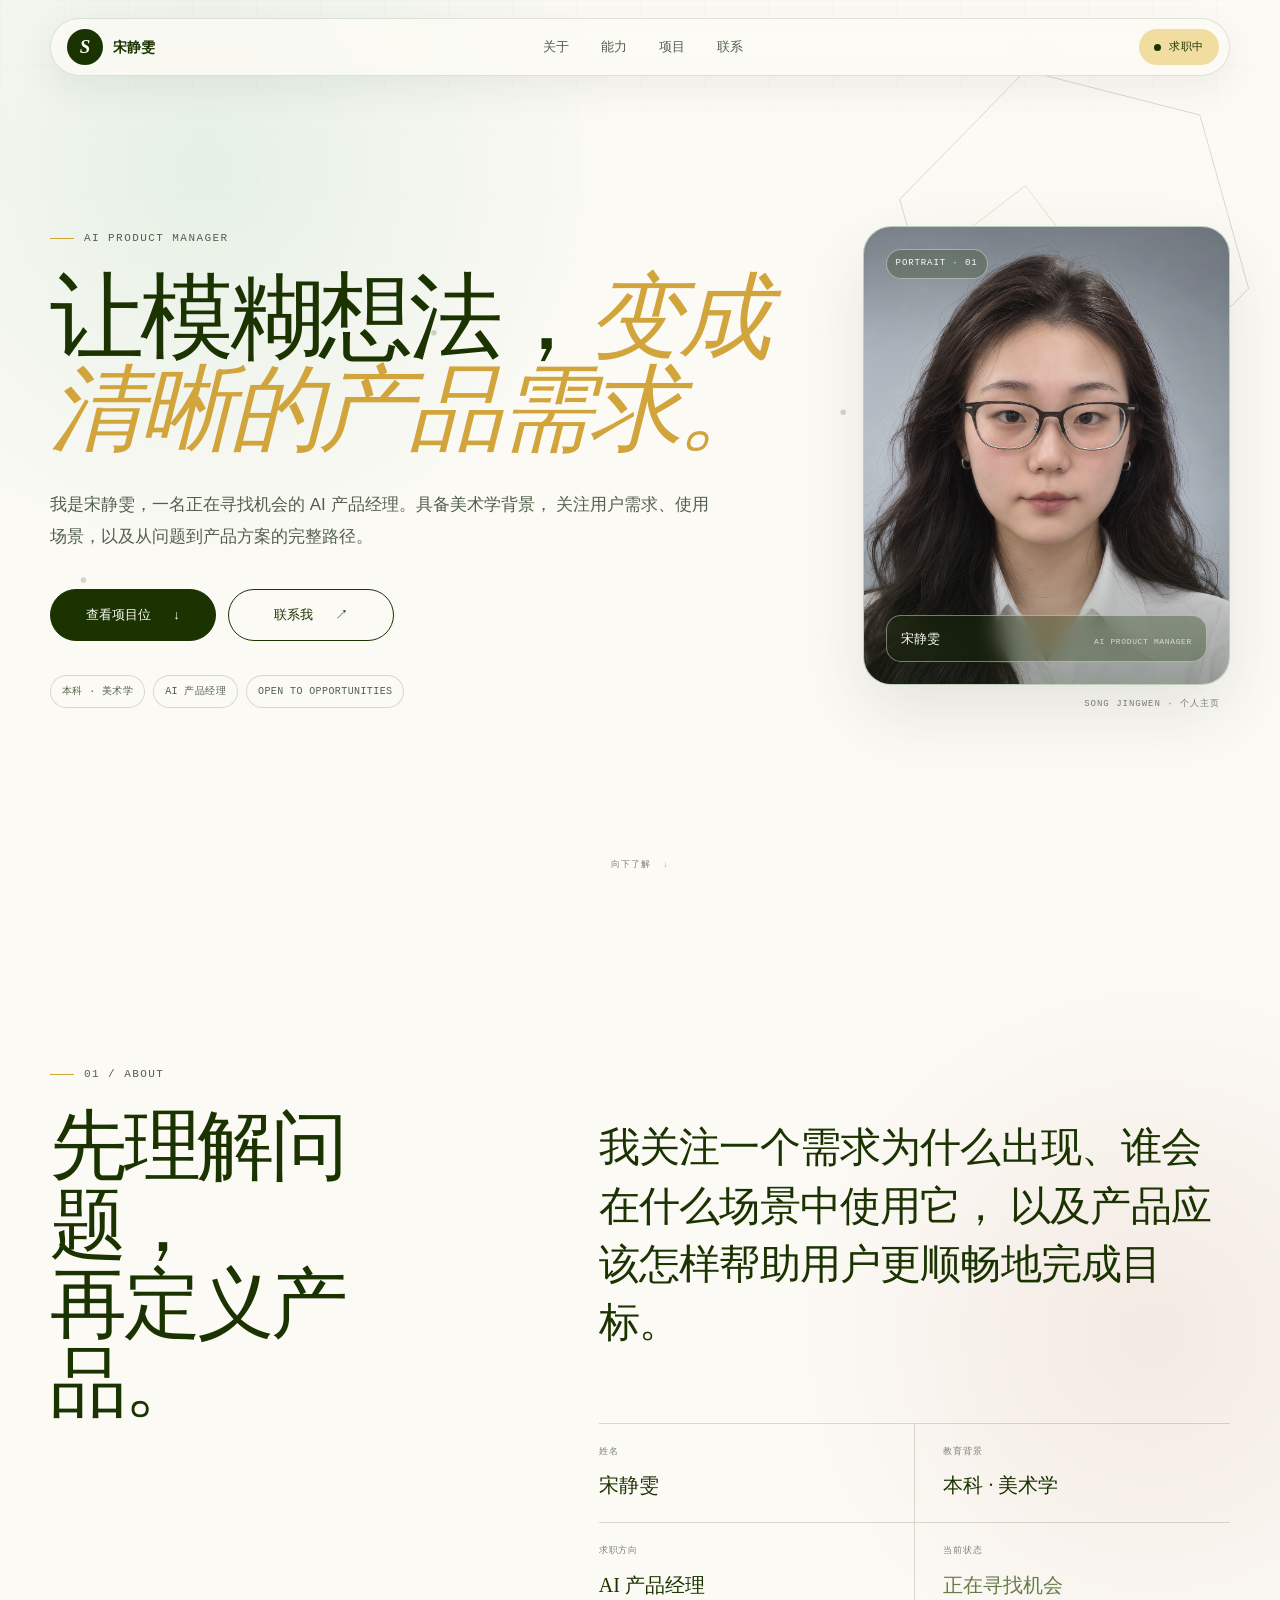
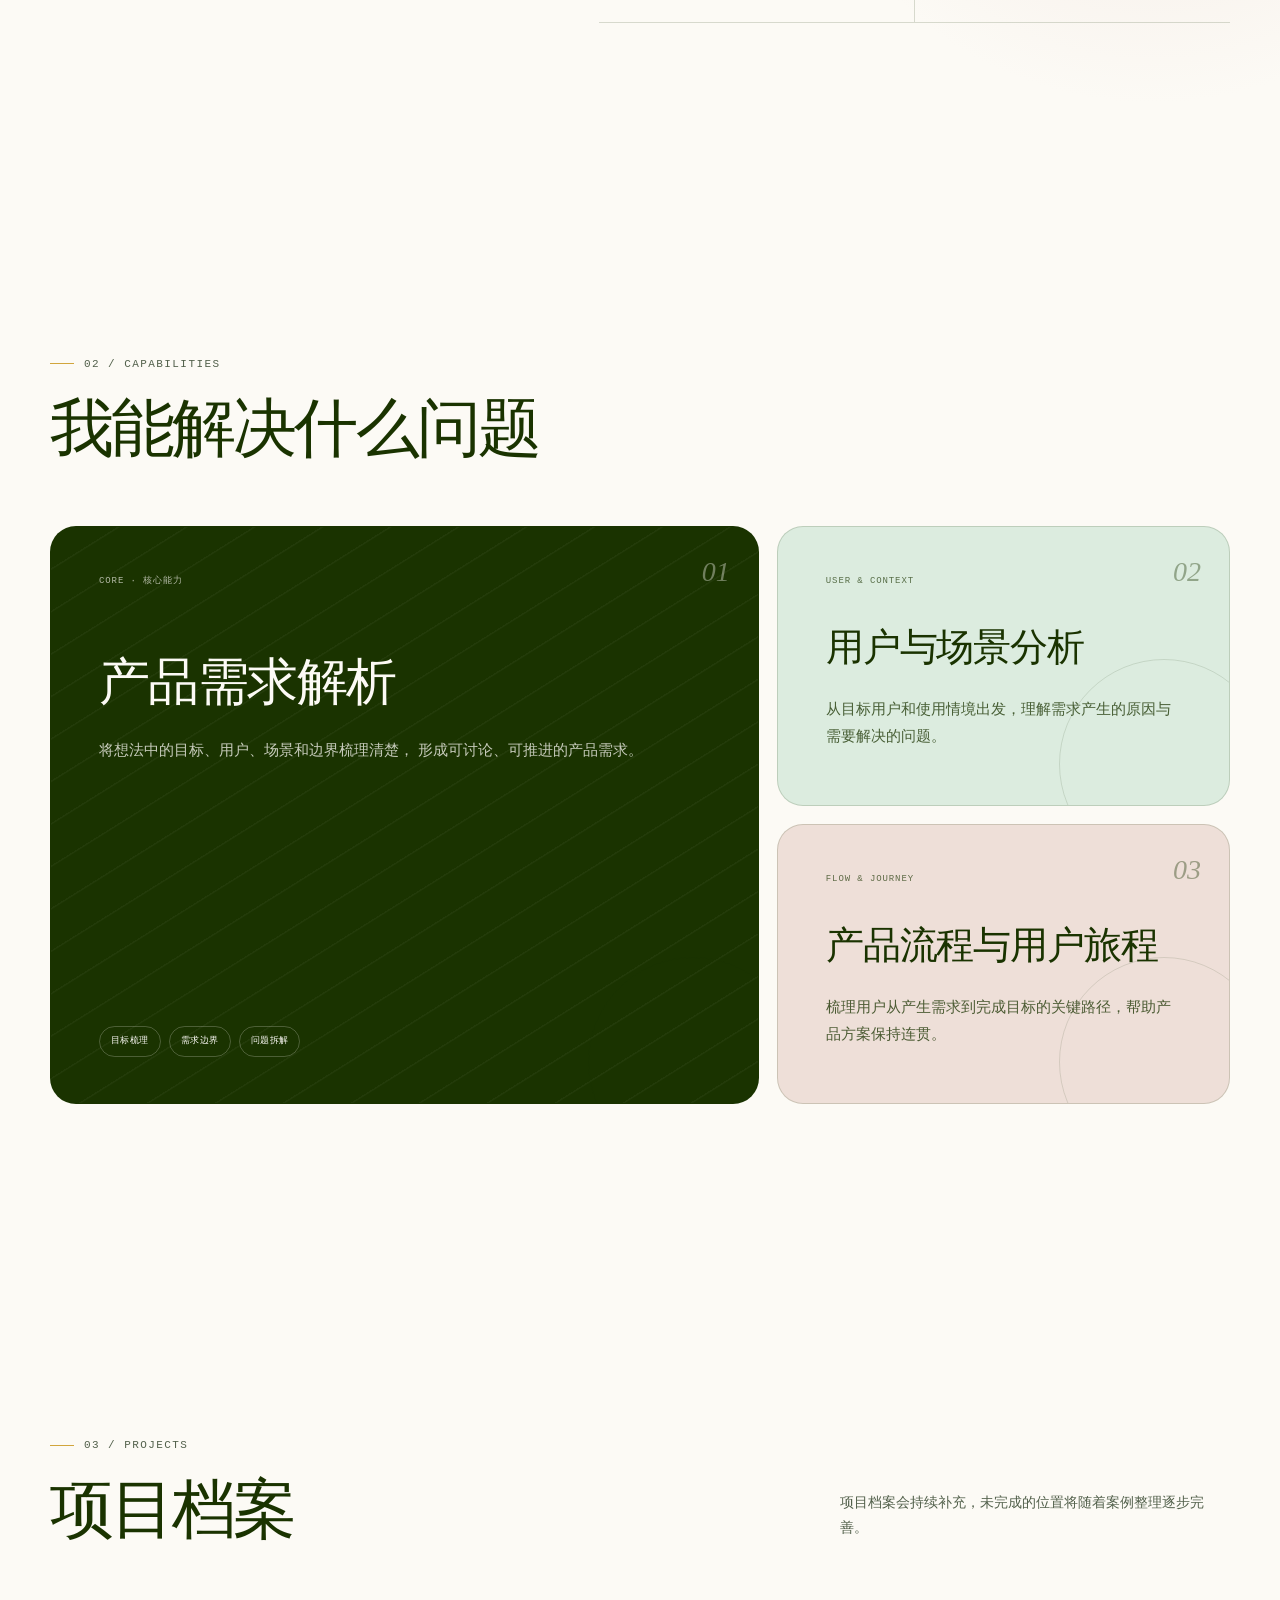
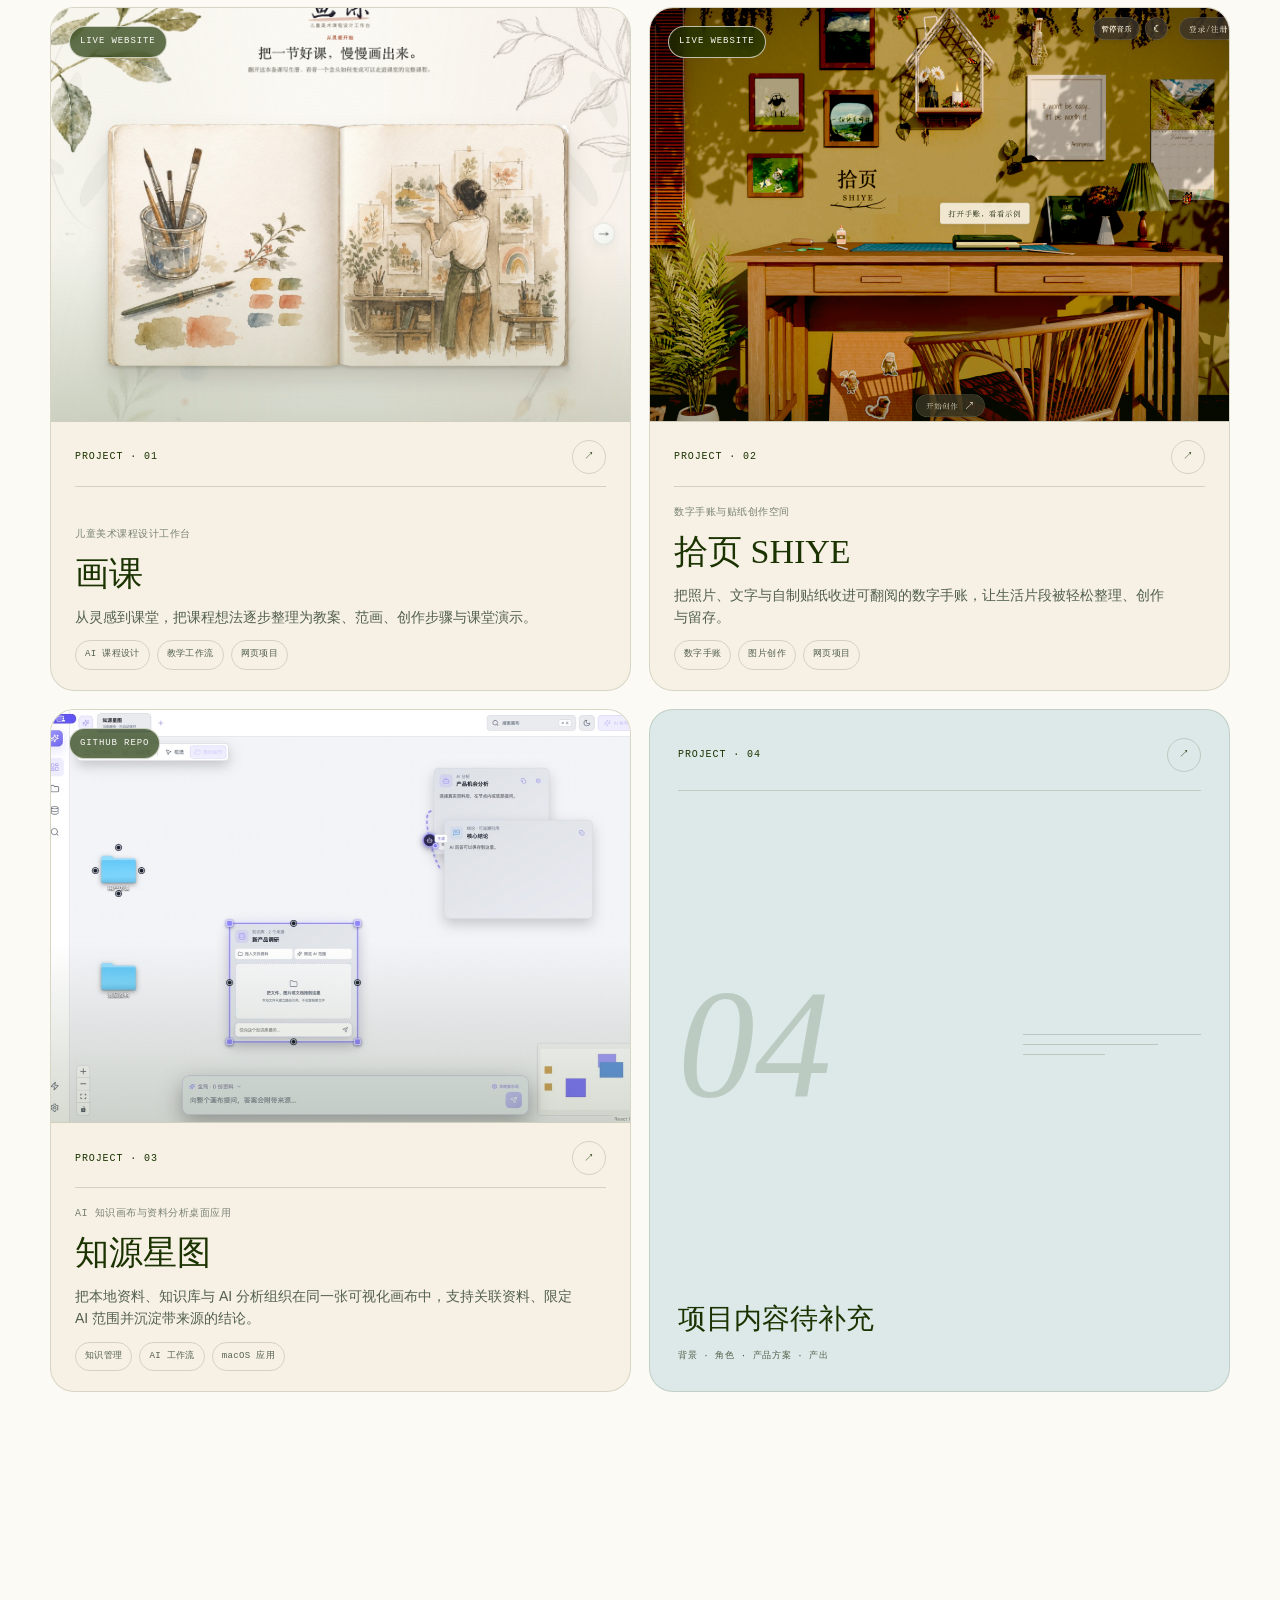
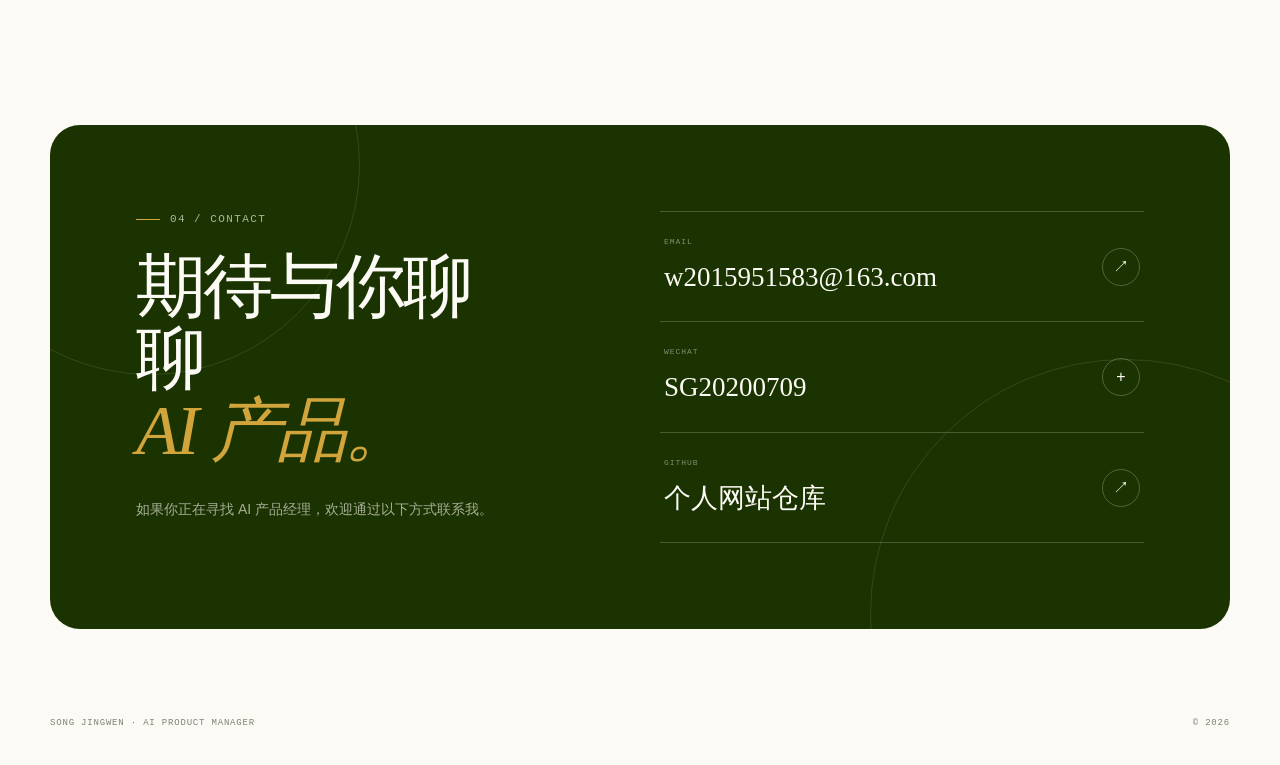
<file: index.html>
<!DOCTYPE html><html lang="zh-CN"><head><meta charSet="utf-8"/><meta name="viewport" content="width=device-width, initial-scale=1"/><link rel="stylesheet" href="/_next/static/css/index.DpZAFLrR.css" data-rsc-css-href="/_next/static/css/index.DpZAFLrR.css" data-precedence="vite-rsc/importer-resources"/><link rel="modulepreload" fetchPriority="low" href="/_next/static/chunks/index-DzD6Dw14.js"/><script src="/_next/static/chunks/rolldown-runtime-C60lm6uB.js" type="module" async=""></script><script src="/_next/static/chunks/framework-BgSIrAUN.js" type="module" async=""></script><link rel="modulepreload" href="/_next/static/chunks/layout-segment-context-xapibM5M.js" crossorigin=""/><link rel="modulepreload" href="/_next/static/chunks/Portfolio-D7jMHtqO.js" crossorigin=""/><title>宋静雯｜AI 产品经理</title><meta name="description" content="宋静雯的个人主页：关注产品需求解析、用户场景分析与产品流程设计。"/><script>Object.assign(((self[Symbol.for("vinext.navigationRuntime")]??={bootstrap:{routeManifest:null},functions:{}}).bootstrap.rsc??={rsc:[]}),{params:{},nav:{"pathname":"/","searchParams":[]}})</script><link rel="modulepreload" href="/_next/static/chunks/index-DzD6Dw14.js" />
</head><body><div class="site-shell"><canvas class="motion-canvas" aria-hidden="true"></canvas><header class="site-header" aria-label="主导航"><a class="brand" href="#home" aria-label="返回首页"><span class="brand-mark">S</span><span class="brand-name">宋静雯</span></a><nav class="nav-links" aria-label="页面章节"><a href="#about">关于</a><a href="#capabilities">能力</a><a href="#projects">项目</a><a href="#contact">联系</a></nav><span class="availability"><i></i> 求职中</span></header><main><section class="hero section-wrap" id="home"><div class="hero-copy" data-reveal="true"><p class="eyebrow"><span></span> AI PRODUCT MANAGER</p><h1>让模糊想法，<em>变成清晰的产品需求。</em></h1><p class="hero-intro">我是宋静雯，一名正在寻找机会的 AI 产品经理。具备美术学背景， 关注用户需求、使用场景，以及从问题到产品方案的完整路径。</p><div class="hero-actions"><a class="button button-primary" href="#projects">查看项目位 <span>↓</span></a><a class="button button-ghost" href="#contact">联系我 <span>↗</span></a></div><div class="hero-meta" aria-label="基本信息"><span>本科 · 美术学</span><span>AI 产品经理</span><span>OPEN TO OPPORTUNITIES</span></div></div><div class="portrait-wrap" data-reveal="true"><div class="portrait-card"><img class="portrait-image" src="/song-jingwen-portrait.jpg" alt="宋静雯的个人照片" loading="eager" fetchPriority="high"/><span class="portrait-index">PORTRAIT · 01</span><div class="portrait-note"><span>宋静雯</span><small>AI PRODUCT MANAGER</small></div></div><p class="portrait-caption">SONG JINGWEN · 个人主页</p></div><a class="scroll-cue" href="#about"><span>向下了解</span><i>↓</i></a></section><section class="about section-wrap" id="about"><div class="section-heading" data-reveal="true"><p class="eyebrow"><span></span> 01 / ABOUT</p><h2>先理解问题，<br/>再定义产品。</h2></div><div class="about-content" data-reveal="true"><p class="about-lead">我关注一个需求为什么出现、谁会在什么场景中使用它， 以及产品应该怎样帮助用户更顺畅地完成目标。</p><div class="about-facts"><div><span>姓名</span><strong>宋静雯</strong></div><div><span>教育背景</span><strong>本科 · 美术学</strong></div><div><span>求职方向</span><strong>AI 产品经理</strong></div><div><span>当前状态</span><strong class="status-text">正在寻找机会</strong></div></div></div></section><section class="capabilities section-wrap" id="capabilities"><div class="section-heading compact" data-reveal="true"><p class="eyebrow"><span></span> 02 / CAPABILITIES</p><h2>我能解决什么问题</h2></div><div class="capability-grid"><article class="capability-card capability-main" data-reveal="true"><span class="card-number">01</span><p class="card-kicker">CORE · 核心能力</p><h3>产品需求解析</h3><p>将想法中的目标、用户、场景和边界梳理清楚， 形成可讨论、可推进的产品需求。</p><div class="card-keywords"><span>目标梳理</span><span>需求边界</span><span>问题拆解</span></div></article><article class="capability-card capability-soft mint" data-reveal="true"><span class="card-number">02</span><p class="card-kicker">USER &amp; CONTEXT</p><h3>用户与场景分析</h3><p>从目标用户和使用情境出发，理解需求产生的原因与需要解决的问题。</p></article><article class="capability-card capability-soft blush" data-reveal="true"><span class="card-number">03</span><p class="card-kicker">FLOW &amp; JOURNEY</p><h3>产品流程与用户旅程</h3><p>梳理用户从产生需求到完成目标的关键路径，帮助产品方案保持连贯。</p></article></div></section><section class="projects section-wrap" id="projects"><div class="projects-heading" data-reveal="true"><div class="section-heading compact"><p class="eyebrow"><span></span> 03 / PROJECTS</p><h2>项目档案</h2></div><p>项目档案会持续补充，未完成的位置将随着案例整理逐步完善。</p></div><div class="project-grid"><a class="project-card project-live project-tone-1" href="https://s5jijm26cfi1b99jdn41p.apigateway-cn-beijing.volceapi.com/" target="_blank" rel="noreferrer" data-reveal="true" aria-label="打开项目 01：画课"><div class="project-preview"><img src="/project-01-preview-full.jpg" alt="画课项目界面预览"/><span class="project-preview-label">LIVE WEBSITE</span></div><div class="project-live-content"><div class="project-topline"><span>PROJECT · <!-- -->01</span><i aria-hidden="true">↗</i></div><div class="project-bottom project-live-copy"><p class="project-subtitle">儿童美术课程设计工作台</p><h3>画课</h3><p class="project-description">从灵感到课堂，把课程想法逐步整理为教案、范画、创作步骤与课堂演示。</p><div class="project-tags" aria-label="项目标签"><span>AI 课程设计</span><span>教学工作流</span><span>网页项目</span></div></div></div></a><a class="project-card project-live project-tone-2" href="https://sm994o19l0g1rajv9qfqf.apigateway-cn-beijing.volceapi.com/" target="_blank" rel="noreferrer" data-reveal="true" aria-label="打开项目 02：拾页 SHIYE"><div class="project-preview"><img src="/project-02-preview.png" alt="拾页 SHIYE项目界面预览"/><span class="project-preview-label">LIVE WEBSITE</span></div><div class="project-live-content"><div class="project-topline"><span>PROJECT · <!-- -->02</span><i aria-hidden="true">↗</i></div><div class="project-bottom project-live-copy"><p class="project-subtitle">数字手账与贴纸创作空间</p><h3>拾页 SHIYE</h3><p class="project-description">把照片、文字与自制贴纸收进可翻阅的数字手账，让生活片段被轻松整理、创作与留存。</p><div class="project-tags" aria-label="项目标签"><span>数字手账</span><span>图片创作</span><span>网页项目</span></div></div></div></a><a class="project-card project-live project-tone-3" href="https://github.com/georgiadiaz6142-lgtm/source-atlas-desktop" target="_blank" rel="noreferrer" data-reveal="true" aria-label="打开项目 03：知源星图"><div class="project-preview"><img src="/project-03-preview.jpg" alt="知源星图项目界面预览"/><span class="project-preview-label">GITHUB REPO</span></div><div class="project-live-content"><div class="project-topline"><span>PROJECT · <!-- -->03</span><i aria-hidden="true">↗</i></div><div class="project-bottom project-live-copy"><p class="project-subtitle">AI 知识画布与资料分析桌面应用</p><h3>知源星图</h3><p class="project-description">把本地资料、知识库与 AI 分析组织在同一张可视化画布中，支持关联资料、限定 AI 范围并沉淀带来源的结论。</p><div class="project-tags" aria-label="项目标签"><span>知识管理</span><span>AI 工作流</span><span>macOS 应用</span></div></div></div></a><article class="project-card project-tone-4" data-reveal="true" aria-label="项目 04，内容待补充"><div class="project-topline"><span>PROJECT · <!-- -->04</span><i aria-hidden="true">↗</i></div><div class="project-placeholder"><span>04</span><div class="placeholder-lines" aria-hidden="true"><i></i><i></i><i></i></div></div><div class="project-bottom"><h3>项目内容待补充</h3><p>背景 · 角色 · 产品方案 · 产出</p></div></article></div></section><section class="contact section-wrap" id="contact"><div class="contact-panel" data-reveal="true"><div class="contact-copy"><p class="eyebrow light"><span></span> 04 / CONTACT</p><h2>期待与你聊聊<br/><em>AI 产品。</em></h2><p>如果你正在寻找 AI 产品经理，欢迎通过以下方式联系我。</p></div><div class="contact-list"><a href="mailto:w2015951583@163.com" class="contact-item"><span><small>EMAIL</small>w2015951583@163.com</span><i>↗</i></a><button type="button" class="contact-item"><span><small>WECHAT</small>SG20200709</span><i>+</i></button><a href="https://github.com/georgiadiaz6142-lgtm/georgiadiaz6142-lgtm.github.io" class="contact-item" target="_blank" rel="noreferrer"><span><small>GITHUB</small>个人网站仓库</span><i>↗</i></a></div></div></section></main><footer class="site-footer"><span>SONG JINGWEN · AI PRODUCT MANAGER</span><span>© 2026</span></footer></div><script type="module" src="/_next/static/chunks/index-DzD6Dw14.js" id="_R_" async=""></script><script>((self[Symbol.for("vinext.navigationRuntime")]??={bootstrap:{routeManifest:null},functions:{}}).bootstrap.rsc??={rsc:[]}).rsc.push("2:I[\"8c0f216c4604\",[],\"Children\",1]\n")</script><script>((self[Symbol.for("vinext.navigationRuntime")]??={bootstrap:{routeManifest:null},functions:{}}).bootstrap.rsc??={rsc:[]}).rsc.push("3:I[\"593f344dc510\",[],\"GlobalErrorBoundary\",1]\n")</script><script>((self[Symbol.for("vinext.navigationRuntime")]??={bootstrap:{routeManifest:null},functions:{}}).bootstrap.rsc??={rsc:[]}).rsc.push("4:I[\"0b874ad30386\",[],\"default\",1]\n")</script><script>((self[Symbol.for("vinext.navigationRuntime")]??={bootstrap:{routeManifest:null},functions:{}}).bootstrap.rsc??={rsc:[]}).rsc.push("5:I[\"593f344dc510\",[],\"ErrorBoundary\",1]\n")</script><script>((self[Symbol.for("vinext.navigationRuntime")]??={bootstrap:{routeManifest:null},functions:{}}).bootstrap.rsc??={rsc:[]}).rsc.push("6:I[\"15c18cfaeeff\",[],\"LayoutSegmentProvider\",1]\n")</script><script>((self[Symbol.for("vinext.navigationRuntime")]??={bootstrap:{routeManifest:null},functions:{}}).bootstrap.rsc??={rsc:[]}).rsc.push("7:I[\"8c0f216c4604\",[],\"Slot\",1]\n")</script><script>((self[Symbol.for("vinext.navigationRuntime")]??={bootstrap:{routeManifest:null},functions:{}}).bootstrap.rsc??={rsc:[]}).rsc.push("8:I[\"9276801271d6\",[],\"AppRouterScrollTarget\",1]\n")</script><script>((self[Symbol.for("vinext.navigationRuntime")]??={bootstrap:{routeManifest:null},functions:{}}).bootstrap.rsc??={rsc:[]}).rsc.push("9:I[\"593f344dc510\",[],\"RedirectBoundary\",1]\n")</script><script>((self[Symbol.for("vinext.navigationRuntime")]??={bootstrap:{routeManifest:null},functions:{}}).bootstrap.rsc??={rsc:[]}).rsc.push(":HL[\"/_next/static/css/index.DpZAFLrR.css\",\"style\"     ]\n")</script><script>((self[Symbol.for("vinext.navigationRuntime")]??={bootstrap:{routeManifest:null},functions:{}}).bootstrap.rsc??={rsc:[]}).rsc.push("0:{\"__route\":\"route:/\",\"__interceptionContext\":null,\"__layoutIds\":[\"layout:/\"],\"__rootLayout\":\"/\",\"__sourcePage\":\"/page\",\"page:/\":\"$L1\",\"layout:/\":[[[[\"$\",\"link\",\"css:/_next/static/css/index.DpZAFLrR.css\",{\"rel\":\"stylesheet\",\"precedence\":\"vite-rsc/importer-resources\",\"href\":\"/_next/static/css/index.DpZAFLrR.css\",\"data-rsc-css-href\":\"/_next/static/css/index.DpZAFLrR.css\"}],\"$undefined\"],[\"$\",\"html\",null,{\"lang\":\"zh-CN\",\"children\":[\"$\",\"body\",null,{\"children\":[\"$\",\"$L2\",null,{}]}]}]],null],\"route:/\":[[[\"$\",\"meta\",null,{\"charSet\":\"utf-8\"}],[[\"$\",\"title\",\"0\",{\"children\":\"宋静雯｜AI 产品经理\"}],[\"$\",\"meta\",\"1\",{\"name\":\"description\",\"content\":\"宋静雯的个人主页：关注产品需求解析、用户场景分析与产品流程设计。\"}]],[[\"$\",\"meta\",\"0\",{\"name\":\"viewport\",\"content\":\"width=device-width, initial-scale=1\"}]]],[\"$\",\"$L3\",null,{\"fallback\":\"$4\",\"children\":[\"$\",\"$L5\",null,{\"fallback\":\"$4\",\"children\":[\"$\",\"$L6\",null,{\"providerId\":\"layout:/\",\"segmentMap\":{\"children\":[]},\"children\":[\"$\",\"$L7\",null,{\"id\":\"layout:/\",\"parallelSlots\":\"$undefined\",\"children\":[\"$\",\"$L8\",null,{\"children\":[\"$\",\"$L9\",null,{\"children\":[[\"$\",\"$L6\",null,{\"providerId\":\"page:/\",\"segmentMap\":{\"children\":[\"__PAGE__\"]},\"children\":[\"$\",\"$L7\",null,{\"id\":\"page:/\"}]}],null]}]}]}]}]}]}],null,null],\"__layoutFlags\":{\"layout:/\":\"s\"},\"__artifactCompatibility\":{\"schemaVersion\":1,\"graphVersion\":\"app-route-graph:1177fd80f83fa7b0\",\"deploymentVersion\":\"b946af7c-fecb-4eff-b37e-043f33c7fee0\",\"appElementsSchemaVersion\":1,\"rscPayloadSchemaVersion\":1,\"rootBoundaryId\":\"/\",\"renderEpoch\":null},\"__renderObservation\":{\"schemaVersion\":1,\"output\":{\"kind\":\"app-rsc\",\"mountedSlotsFingerprint\":null,\"renderEpoch\":null,\"rootBoundaryId\":\"/\",\"routeId\":\"route:/\"},\"completeness\":\"partial\",\"boundaryOutcome\":{\"kind\":\"unknown\"},\"requestApis\":[{\"kind\":\"connection\",\"status\":\"unknown\"},{\"kind\":\"cookies\",\"status\":\"unknown\"},{\"kind\":\"draftMode\",\"status\":\"unknown\"},{\"kind\":\"headers\",\"status\":\"unknown\"},{\"kind\":\"params\",\"status\":\"unknown\"},{\"kind\":\"searchParams\",\"status\":\"unknown\"}],\"dynamicFetches\":[],\"cacheTags\":[\"/\",\"_N_T_/\",\"_N_T_/index\",\"_N_T_/layout\",\"_N_T_/page\"],\"pathTags\":[\"/\"],\"cacheability\":\"unknown\",\"downgrade\":{\"target\":\"freshRender\",\"reasons\":[{\"code\":\"CP_DOWNGRADE_CACHEABILITY_UNKNOWN\",\"target\":\"freshRender\"},{\"code\":\"CP_DOWNGRADE_INCOMPLETE_OBSERVATION\",\"completeness\":\"partial\",\"target\":\"freshRender\"},{\"code\":\"CP_DOWNGRADE_UNKNOWN_REQUEST_API\",\"requestApi\":\"connection\",\"target\":\"freshRender\"},{\"code\":\"CP_DOWNGRADE_UNKNOWN_REQUEST_API\",\"requestApi\":\"cookies\",\"target\":\"freshRender\"},{\"code\":\"CP_DOWNGRADE_UNKNOWN_REQUEST_API\",\"requestApi\":\"draftMode\",\"target\":\"freshRender\"},{\"code\":\"CP_DOWNGRADE_UNKNOWN_REQUEST_API\",\"requestApi\":\"headers\",\"target\":\"freshRender\"},{\"code\":\"CP_DOWNGRADE_UNKNOWN_REQUEST_API\",\"requestApi\":\"params\",\"target\":\"freshRender\"},{\"code\":\"CP_DOWNGRADE_UNKNOWN_REQUEST_API\",\"requestApi\":\"searchParams\",\"target\":\"freshRender\"}],\"fallback\":{\"kind\":\"breakerFallback\",\"code\":\"CP_PRIVATE_DYNAMIC_DOWNGRADE\",\"mode\":\"renderFresh\",\"scope\":\"affectedOutput\",\"fields\":{\"reasonCodes\":[\"CP_DOWNGRADE_CACHEABILITY_UNKNOWN\",\"CP_DOWNGRADE_INCOMPLETE_OBSERVATION\",\"CP_DOWNGRADE_UNKNOWN_REQUEST_API\",\"CP_DOWNGRADE_UNKNOWN_REQUEST_API\",\"CP_DOWNGRADE_UNKNOWN_REQUEST_API\",\"CP_DOWNGRADE_UNKNOWN_REQUEST_API\",\"CP_DOWNGRADE_UNKNOWN_REQUEST_API\",\"CP_DOWNGRADE_UNKNOWN_REQUEST_API\"],\"target\":\"freshRender\"}},\"isPublicCacheCandidate\":false}}}\n")</script><script>((self[Symbol.for("vinext.navigationRuntime")]??={bootstrap:{routeManifest:null},functions:{}}).bootstrap.rsc??={rsc:[]}).rsc.push("a:I[\"fb0ed7e1508a\",[],\"Portfolio\",1]\n")</script><script>((self[Symbol.for("vinext.navigationRuntime")]??={bootstrap:{routeManifest:null},functions:{}}).bootstrap.rsc??={rsc:[]}).rsc.push("1:[\"$\",\"$La\",null,{}]\n")</script><script>Object.assign(((self[Symbol.for("vinext.navigationRuntime")]??={bootstrap:{routeManifest:null},functions:{}}).bootstrap.rsc??={rsc:[]}),{"initialCacheKind":"static"});((self[Symbol.for("vinext.navigationRuntime")]??={bootstrap:{routeManifest:null},functions:{}}).bootstrap.rsc??={rsc:[]}).done=true</script></body></html>
</file>
<file: _next/static/css/index.DpZAFLrR.css>
/*! tailwindcss v4.2.1 | MIT License | https://tailwindcss.com */
@layer theme{:root,:host{--font-sans:ui-sans-serif, system-ui, sans-serif, "Apple Color Emoji", "Segoe UI Emoji", "Segoe UI Symbol", "Noto Color Emoji";--font-mono:ui-monospace, SFMono-Regular, Menlo, Monaco, Consolas, "Liberation Mono", "Courier New", monospace;--spacing:.25rem;--default-font-family:var(--font-sans);--default-mono-font-family:var(--font-mono)}}@layer base{*,:after,:before{box-sizing:border-box;border:0 solid;margin:0;padding:0}::backdrop{box-sizing:border-box;border:0 solid;margin:0;padding:0}::file-selector-button{box-sizing:border-box;border:0 solid;margin:0;padding:0}html,:host{-webkit-text-size-adjust:100%;tab-size:4;line-height:1.5;font-family:var(--default-font-family,ui-sans-serif, system-ui, sans-serif, "Apple Color Emoji", "Segoe UI Emoji", "Segoe UI Symbol", "Noto Color Emoji");font-feature-settings:var(--default-font-feature-settings,normal);font-variation-settings:var(--default-font-variation-settings,normal);-webkit-tap-highlight-color:transparent}hr{height:0;color:inherit;border-top-width:1px}abbr:where([title]){-webkit-text-decoration:underline dotted;text-decoration:underline dotted}h1,h2,h3,h4,h5,h6{font-size:inherit;font-weight:inherit}a{color:inherit;-webkit-text-decoration:inherit;-webkit-text-decoration:inherit;-webkit-text-decoration:inherit;-webkit-text-decoration:inherit;text-decoration:inherit}b,strong{font-weight:bolder}code,kbd,samp,pre{font-family:var(--default-mono-font-family,ui-monospace, SFMono-Regular, Menlo, Monaco, Consolas, "Liberation Mono", "Courier New", monospace);font-feature-settings:var(--default-mono-font-feature-settings,normal);font-variation-settings:var(--default-mono-font-variation-settings,normal);font-size:1em}small{font-size:80%}sub,sup{vertical-align:baseline;font-size:75%;line-height:0;position:relative}sub{bottom:-.25em}sup{top:-.5em}table{text-indent:0;border-color:inherit;border-collapse:collapse}:-moz-focusring{outline:auto}progress{vertical-align:baseline}summary{display:list-item}ol,ul,menu{list-style:none}img,svg,video,canvas,audio,iframe,embed,object{vertical-align:middle;display:block}img,video{max-width:100%;height:auto}button,input,select,optgroup,textarea{font:inherit;font-feature-settings:inherit;font-variation-settings:inherit;letter-spacing:inherit;color:inherit;opacity:1;background-color:#0000;border-radius:0}::file-selector-button{font:inherit;font-feature-settings:inherit;font-variation-settings:inherit;letter-spacing:inherit;color:inherit;opacity:1;background-color:#0000;border-radius:0}:where(select:is([multiple],[size])) optgroup{font-weight:bolder}:where(select:is([multiple],[size])) optgroup option{padding-inline-start:20px}::file-selector-button{margin-inline-end:4px}::placeholder{opacity:1}@supports (not ((-webkit-appearance:-apple-pay-button))) or (contain-intrinsic-size:1px){::placeholder{color:currentColor}@supports (color:color-mix(in lab, red, red)){::placeholder{color:color-mix(in oklab, currentcolor 50%, transparent)}}}textarea{resize:vertical}::-webkit-search-decoration{-webkit-appearance:none}::-webkit-date-and-time-value{min-height:1lh;text-align:inherit}::-webkit-datetime-edit{display:inline-flex}::-webkit-datetime-edit-fields-wrapper{padding:0}::-webkit-datetime-edit{padding-block:0}::-webkit-datetime-edit-year-field{padding-block:0}::-webkit-datetime-edit-month-field{padding-block:0}::-webkit-datetime-edit-day-field{padding-block:0}::-webkit-datetime-edit-hour-field{padding-block:0}::-webkit-datetime-edit-minute-field{padding-block:0}::-webkit-datetime-edit-second-field{padding-block:0}::-webkit-datetime-edit-millisecond-field{padding-block:0}::-webkit-datetime-edit-meridiem-field{padding-block:0}::-webkit-calendar-picker-indicator{line-height:1}:-moz-ui-invalid{box-shadow:none}button,input:where([type=button],[type=reset],[type=submit]){-webkit-appearance:button;appearance:button}::file-selector-button{-webkit-appearance:button;appearance:button}::-webkit-inner-spin-button{height:auto}::-webkit-outer-spin-button{height:auto}[hidden]:where(:not([hidden=until-found])){display:none!important}}@layer components;@layer utilities{.relative{position:relative}.start{inset-inline-start:var(--spacing)}.end{inset-inline-end:var(--spacing)}.table{display:table}.resize{resize:both}}:root{--paper:#fcfaf5;--paper-deep:#f3eddf;--paper-warm:#f7f1e5;--ink:#1a3300;--ink-soft:#52604b;--ink-faint:#7a8275;--gold:#d1a53c;--gold-soft:#f2dda1;--mint:#dcecdf;--mint-deep:#b7d2bd;--blush:#eedfd8;--sky:#dce9e8;--line:#1a330029;--display:"Iowan Old Style", "Songti SC", "STSong", Georgia, serif;--sans:Inter, -apple-system, BlinkMacSystemFont, "PingFang SC", "Microsoft YaHei", sans-serif;--mono:"SFMono-Regular", "Roboto Mono", "Cascadia Code", monospace}*{box-sizing:border-box}html{scroll-behavior:smooth;background:var(--paper);scroll-padding-top:92px}body{background:radial-gradient(circle at 16% 3%, #dcecdfb3, transparent 26rem), radial-gradient(circle at 90% 24%, #eedfd89e, transparent 23rem), var(--paper);color:var(--ink);font-family:var(--sans);margin:0;font-weight:400;overflow-x:hidden}::selection{color:var(--ink);background:var(--gold-soft)}a{color:inherit;text-decoration:none}button,a{-webkit-tap-highlight-color:transparent}button{font:inherit}.site-shell{isolation:isolate;min-height:100vh;position:relative}.site-shell:before{z-index:-2;content:"";pointer-events:none;opacity:.34;background-image:linear-gradient(#1a33000b 1px,#0000 1px),linear-gradient(90deg,#1a33000b 1px,#0000 1px);background-size:64px 64px;position:fixed;inset:0;-webkit-mask-image:linear-gradient(#000,#0000 44%);mask-image:linear-gradient(#000,#0000 44%)}.motion-canvas{z-index:-1;pointer-events:none;width:100%;height:100%;position:fixed;inset:0}.section-wrap{width:min(1180px,100% - 72px);margin-inline:auto}.site-header{z-index:20;-webkit-backdrop-filter:blur(16px);backdrop-filter:blur(16px);background:#fcfaf5d1;border:1px solid #1a33001f;border-radius:999px;grid-template-columns:1fr auto 1fr;align-items:center;width:min(1180px,100% - 48px);min-height:58px;padding:8px 10px 8px 16px;display:grid;position:fixed;top:18px;left:50%;transform:translate(-50%);box-shadow:0 12px 38px #323d2d14}.brand{align-items:center;gap:10px;width:fit-content;font-size:14px;font-weight:600;display:inline-flex}.brand-mark{width:36px;height:36px;color:var(--paper);background:var(--ink);font-family:var(--display);border-radius:50%;place-items:center;font-size:19px;font-style:italic;display:grid}.nav-links{gap:4px;display:flex}.nav-links a{color:var(--ink-soft);border-radius:999px;padding:10px 14px;font-size:13px;transition:color .24s,background .24s}:is(.nav-links a:hover,.nav-links a:focus-visible){color:var(--ink);background:var(--mint);outline:none}.availability{color:var(--ink);background:var(--gold-soft);font-family:var(--mono);letter-spacing:.06em;border-radius:999px;justify-self:end;align-items:center;gap:8px;padding:10px 15px;font-size:11px;display:inline-flex}.availability i{background:var(--ink);border-radius:50%;width:7px;height:7px;animation:2.6s ease-in-out infinite breathe}.hero{grid-template-columns:minmax(0,1.22fr) minmax(290px,.62fr);align-items:center;gap:clamp(48px,7vw,112px);min-height:100svh;padding-block:136px 98px;display:grid;position:relative}.eyebrow{color:var(--ink-soft);font-family:var(--mono);letter-spacing:.13em;align-items:center;gap:10px;margin:0 0 24px;font-size:11px;display:flex}.eyebrow>span{background:var(--gold);width:24px;height:1px}.hero h1,.section-heading h2,.contact-copy h2{font-family:var(--display);letter-spacing:-.045em;margin:0;font-weight:500}.hero h1{max-width:820px;font-size:clamp(56px,7.35vw,108px);line-height:.98}.hero h1 em,.contact-copy h2 em{color:var(--gold);font-weight:500}.hero-intro{max-width:660px;color:var(--ink-soft);margin:34px 0 0;font-size:17px;line-height:1.9}.hero-actions{flex-wrap:wrap;gap:12px;margin-top:36px;display:flex}.button{border:1px solid var(--ink);border-radius:999px;justify-content:center;align-items:center;gap:22px;min-width:166px;padding:15px 20px;font-size:13px;transition:transform .26s cubic-bezier(.22,1,.36,1),color .26s,background .26s;display:inline-flex}.button span{transition:transform .26s}.button-primary{color:var(--paper);background:var(--ink)}.button-ghost{background:#fcfaf594}:is(.button:hover,.button:focus-visible){outline:none;transform:translateY(-3px)}:is(.button-primary:hover,.button-primary:focus-visible){color:var(--ink);background:var(--gold-soft)}:is(.button:hover span,.button:focus-visible span){transform:translate(2px,-2px)}.hero-meta{flex-wrap:wrap;gap:8px;margin-top:34px;display:flex}.hero-meta span{border:1px solid var(--line);color:var(--ink-soft);font-family:var(--mono);letter-spacing:.04em;background:#fcfaf580;border-radius:999px;padding:8px 11px;font-size:10px}.portrait-wrap{justify-self:end;width:min(100%,380px);transform:rotate(1.4deg)}.portrait-card{aspect-ratio:4/5;background:var(--mint);border:1px solid #1a330029;border-radius:28px;flex-direction:column;justify-content:space-between;padding:22px;transition:transform .65s cubic-bezier(.22,1,.36,1),box-shadow .65s;display:flex;position:relative;overflow:hidden;box-shadow:0 28px 70px #34412f1f}.portrait-card:before{z-index:1;content:"";pointer-events:none;background:linear-gradient(#0f1c090f 0%,#0000 24% 62%,#0f1c0961 100%);position:absolute;inset:0}.portrait-image{object-fit:cover;object-position:center 24%;filter:saturate(.9)contrast(.98);width:100%;height:100%;transition:transform .8s cubic-bezier(.22,1,.36,1),filter .5s;position:absolute;inset:0}.portrait-wrap:hover .portrait-card{transform:rotate(-1.8deg)translateY(-7px);box-shadow:0 34px 84px #34412f2b}.portrait-wrap:hover .portrait-image{filter:saturate()contrast();transform:scale(1.025)}.portrait-index,.portrait-note{z-index:2;position:relative}.portrait-index{color:var(--paper);-webkit-backdrop-filter:blur(8px);backdrop-filter:blur(8px);font-family:var(--mono);letter-spacing:.1em;background:#1a330042;border:1px solid #fcfaf570;border-radius:999px;align-self:flex-start;padding:7px 9px;font-size:9px}.portrait-note{color:var(--paper);-webkit-backdrop-filter:blur(10px);backdrop-filter:blur(10px);background:#1a33004d;border:1px solid #fcfaf56b;border-radius:15px;justify-content:space-between;align-items:end;padding:13px 14px;font-size:13px;display:flex}.portrait-note small{color:#fcfaf5b8;font-family:var(--mono);letter-spacing:.08em;font-size:8px}.portrait-caption{color:var(--ink-faint);font-family:var(--mono);letter-spacing:.11em;text-align:right;margin:13px 10px 0;font-size:9px}.scroll-cue{color:var(--ink-faint);font-family:var(--mono);letter-spacing:.1em;align-items:center;gap:12px;font-size:9px;display:flex;position:absolute;bottom:28px;left:50%;transform:translate(-50%)}.scroll-cue i{color:var(--gold);font-style:normal;animation:2.4s ease-in-out infinite scroll-cue}.about,.capabilities,.projects,.contact{padding-block:clamp(104px,13vw,176px)}.about{grid-template-columns:.8fr 1.2fr;align-items:start;gap:clamp(60px,10vw,150px);display:grid}.section-heading h2{font-size:clamp(46px,6vw,82px);line-height:1.03}.section-heading.compact h2{font-size:clamp(44px,5vw,70px)}.about-content{padding-top:52px}.about-lead{max-width:680px;font-family:var(--display);letter-spacing:-.02em;margin:0;font-size:clamp(26px,3.2vw,42px);line-height:1.42}.about-facts{border-top:1px solid var(--line);grid-template-columns:repeat(2,minmax(0,1fr));margin-top:72px;display:grid}.about-facts div{border-bottom:1px solid var(--line);flex-direction:column;gap:11px;padding:22px 0;display:flex}.about-facts div:nth-child(odd){padding-right:28px}.about-facts div:nth-child(2n){border-left:1px solid var(--line);padding-left:28px}.about-facts span{color:var(--ink-faint);font-family:var(--mono);letter-spacing:.08em;font-size:9px}.about-facts strong{font-family:var(--display);font-size:20px;font-weight:500}.status-text{color:#677c48}.capability-grid{grid-template-columns:1.22fr .78fr;gap:18px;margin-top:64px;display:grid}.capability-card{border:1px solid var(--line);border-radius:26px;min-height:280px;padding:clamp(28px,4vw,48px);position:relative;overflow:hidden}.capability-card:after{content:"";border:1px solid #1a33001f;border-radius:50%;width:210px;height:210px;position:absolute;bottom:-64px;right:-40px}.capability-main{min-height:578px;color:var(--paper);background:var(--ink);grid-row:span 2}.capability-main:before{content:"";background:repeating-linear-gradient(-32deg,#0000 0 34px,#fcfaf50a 35px 36px);position:absolute;inset:0}.capability-soft.mint{background:var(--mint)}.capability-soft.blush{background:var(--blush)}.card-number{color:currentColor;font-family:var(--display);opacity:.38;font-size:28px;font-style:italic;position:absolute;top:24px;right:28px}.card-kicker{font-family:var(--mono);letter-spacing:.1em;opacity:.68;margin:0 0 66px;font-size:9px;position:relative}.capability-card h3{max-width:580px;font-family:var(--display);letter-spacing:-.03em;margin:0;font-size:clamp(34px,4vw,58px);font-weight:500;line-height:1.05;position:relative}.capability-card>p:not(.card-kicker){opacity:.76;max-width:570px;margin:28px 0 0;font-size:15px;line-height:1.8;position:relative}.capability-soft h3{font-size:clamp(28px,3vw,40px)}.capability-soft .card-kicker{margin-bottom:38px}.card-keywords{flex-wrap:wrap;gap:8px;display:flex;position:absolute;bottom:46px;left:48px;right:48px}.card-keywords span{font-family:var(--mono);letter-spacing:.05em;border:1px solid #fcfaf538;border-radius:999px;padding:8px 11px;font-size:9px}.projects-heading{justify-content:space-between;align-items:end;gap:64px;display:flex}.projects-heading>p{max-width:390px;color:var(--ink-soft);margin:0 0 4px;font-size:14px;line-height:1.75}.project-grid{perspective:1200px;grid-template-columns:repeat(2,minmax(0,1fr));gap:18px;margin-top:64px;display:grid}.project-card{transform-origin:bottom;border:1px solid #1a330024;border-radius:24px;flex-direction:column;justify-content:space-between;min-height:470px;padding:28px;transition:transform .55s cubic-bezier(.22,1,.36,1),box-shadow .55s,border-color .55s;display:flex;position:relative;overflow:hidden}.project-card:hover,.project-card:focus-within{z-index:2;border-color:#1a330057;transform:translateY(-10px)rotateX(1.5deg)rotate(-.7deg);box-shadow:0 30px 70px #34412f26}.project-card:nth-child(2n):hover,.project-card:nth-child(2n):focus-within{transform:translateY(-10px)rotateX(1.5deg)rotate(.7deg)}.project-tone-1{background:var(--mint)}.project-tone-2{background:var(--paper-deep)}.project-tone-3{background:var(--blush)}.project-tone-4{background:var(--sky)}.project-live{color:var(--ink);background:var(--paper-warm);padding:0}.project-preview{aspect-ratio:7/5;border-bottom:1px solid var(--line);background:var(--paper-deep);position:relative;overflow:hidden}.project-preview:after{content:"";pointer-events:none;background:linear-gradient(#0000 56%,#1a33002e);position:absolute;inset:0}.project-preview img{object-fit:cover;object-position:center center;width:100%;height:100%;transition:transform .75s cubic-bezier(.22,1,.36,1),filter .5s}:is(.project-card:hover .project-preview img,.project-card:focus-visible .project-preview img){filter:saturate(1.04)contrast(1.01);transform:scale(1.035)}.project-preview-label{z-index:1;color:var(--paper);-webkit-backdrop-filter:blur(8px);backdrop-filter:blur(8px);font-family:var(--mono);letter-spacing:.1em;background:#1a3300ad;border:1px solid #fcfaf5b3;border-radius:999px;padding:8px 10px;font-size:9px;position:absolute;top:18px;left:18px}.project-live-content{flex-direction:column;flex:1;justify-content:space-between;gap:18px;padding:18px 24px 20px;display:flex}.project-live .project-topline{padding-bottom:12px}.project-static{cursor:default}.project-static .project-topline i{letter-spacing:.04em;font-size:7px}.project-static:hover .project-topline i{transform:none}.project-topline{border-bottom:1px solid var(--line);font-family:var(--mono);letter-spacing:.09em;justify-content:space-between;align-items:center;padding-bottom:18px;font-size:10px;display:flex}.project-topline i{border:1px solid var(--line);border-radius:50%;place-items:center;width:34px;height:34px;font-style:normal;transition:color .3s,background .3s,transform .3s;display:grid}.project-card:hover .project-topline i{color:var(--paper);background:var(--ink);transform:rotate(45deg)}.project-placeholder{justify-content:space-between;align-items:center;padding-block:34px;display:flex}.project-placeholder>span{color:#1a330029;font-family:var(--display);font-size:clamp(86px,12vw,158px);font-style:italic;line-height:.8;transition:color .42s,transform .52s cubic-bezier(.22,1,.36,1)}.project-card:hover .project-placeholder>span{color:#1a330047;transform:translate(8px)}.placeholder-lines{flex-direction:column;gap:9px;width:34%;display:flex}.placeholder-lines i{background:#1a33002e;height:1px;display:block}.placeholder-lines i:nth-child(2){width:76%}.placeholder-lines i:nth-child(3){width:46%}.project-bottom h3{font-family:var(--display);margin:0;font-size:28px;font-weight:500}.project-bottom p{color:var(--ink-soft);font-family:var(--mono);letter-spacing:.07em;margin:10px 0 0;font-size:9px}.project-live-copy .project-subtitle{color:var(--ink-faint);font-family:var(--mono);letter-spacing:.05em;margin:0 0 6px;font-size:10px}.project-live-copy h3{font-size:34px}.project-live-copy .project-description{max-width:500px;font-family:var(--sans);letter-spacing:normal;margin-top:8px;font-size:14px;line-height:1.55}.project-tags{flex-wrap:wrap;gap:7px;margin-top:12px;display:flex}.project-tags span{border:1px solid var(--line);color:var(--ink-soft);font-family:var(--mono);letter-spacing:.04em;border-radius:999px;padding:7px 9px;font-size:9px}.contact{padding-bottom:88px}.contact-panel{color:var(--paper);background:var(--ink);border-radius:30px;grid-template-columns:.9fr 1.1fr;gap:clamp(60px,10vw,150px);padding:clamp(42px,7vw,86px);display:grid;position:relative;overflow:hidden}.contact-panel:before,.contact-panel:after{content:"";border:1px solid #fcfaf51c;border-radius:50%;position:absolute}.contact-panel:before{width:420px;height:420px;top:-170px;left:-110px}.contact-panel:after{width:510px;height:510px;bottom:-240px;right:-150px}.contact-copy,.contact-list{z-index:1;position:relative}.eyebrow.light{color:#fcfaf5a6}.contact-copy h2{font-size:clamp(48px,5.5vw,76px);line-height:1.02}.contact-copy>p:last-child{color:#fcfaf59e;max-width:400px;margin:30px 0 0;font-size:14px;line-height:1.8}.contact-list{border-top:1px solid #fcfaf533}.contact-item{width:100%;color:var(--paper);text-align:left;cursor:pointer;background:0 0;border:0;border-bottom:1px solid #fcfaf533;justify-content:space-between;align-items:center;padding:24px 4px;transition:padding .3s,color .3s;display:flex}:is(.contact-item:hover,.contact-item:focus-visible){color:var(--gold-soft);outline:none;padding-left:10px;padding-right:10px}.contact-item span{font-family:var(--display);flex-direction:column;gap:9px;font-size:clamp(19px,2.2vw,27px);display:flex}.contact-item small{color:#fcfaf575;font-family:var(--mono);letter-spacing:.12em;font-size:8px}.contact-item i{border:1px solid #fcfaf53d;border-radius:50%;place-items:center;width:38px;height:38px;font-style:normal;transition:transform .3s,background .3s;display:grid}:is(.contact-item:hover i,.contact-item:focus-visible i){color:var(--ink);background:var(--gold-soft);transform:rotate(8deg)}.site-footer{width:min(1180px,100% - 72px);color:var(--ink-faint);font-family:var(--mono);letter-spacing:.09em;justify-content:space-between;margin:0 auto;padding:0 0 34px;font-size:9px;display:flex}[data-reveal]{opacity:0;transition:opacity .76s,transform .9s cubic-bezier(.22,1,.36,1);transform:translateY(38px)rotate(.35deg)}[data-reveal].is-visible{opacity:1;transform:translateY(0)rotate(0)}.project-card[data-reveal]:nth-child(2),.capability-card[data-reveal]:nth-child(2){transition-delay:80ms}.project-card[data-reveal]:nth-child(3),.capability-card[data-reveal]:nth-child(3){transition-delay:.15s}.project-card[data-reveal]:nth-child(4){transition-delay:.22s}@keyframes breathe{0%,to{opacity:.45;transform:scale(.75)}50%{opacity:1;transform:scale(1.15)}}@keyframes scroll-cue{0%,to{transform:translateY(-2px)}50%{transform:translateY(5px)}}@media (max-width:900px){.section-wrap,.site-footer{width:min(100% - 40px,680px)}.site-header{grid-template-columns:1fr auto;width:calc(100% - 28px)}.nav-links{display:none}.hero{grid-template-columns:1fr;min-height:auto;padding-top:144px;padding-bottom:120px}.hero h1{font-size:clamp(54px,12vw,84px)}.portrait-wrap{justify-self:center;width:min(84vw,390px);margin-top:20px}.about,.contact-panel{grid-template-columns:1fr}.about-content{padding-top:0}.capability-grid{grid-template-columns:1fr}.capability-main{grid-row:auto;min-height:520px}.projects-heading{display:block}.projects-heading>p{margin-top:24px}}@media (max-width:620px){html{scroll-padding-top:78px}.site-shell:before{background-size:42px 42px}.site-header{min-height:52px;padding-left:10px;top:10px}.brand-name{display:none}.brand-mark{width:34px;height:34px}.availability{padding:9px 12px;font-size:9px}.section-wrap,.site-footer{width:calc(100% - 28px)}.hero{gap:54px;padding-top:118px;padding-bottom:100px}.hero h1{font-size:clamp(48px,14vw,72px);line-height:1.02}.hero-intro{margin-top:26px;font-size:15px}.button{flex:140px;min-width:0}.scroll-cue{display:none}.about,.capabilities,.projects,.contact{padding-block:88px}.about-facts{grid-template-columns:1fr;margin-top:48px}.about-facts div:nth-child(odd),.about-facts div:nth-child(2n){border-left:0;padding-left:0;padding-right:0}.capability-grid,.project-grid{gap:12px;margin-top:42px}.capability-main{min-height:470px}.card-keywords{bottom:28px;left:28px;right:28px}.project-grid{grid-template-columns:1fr}.project-card{min-height:390px;padding:22px}.project-card.project-live{min-height:0;padding:0}.project-preview{aspect-ratio:7/5}.project-live-content{gap:14px;padding:16px 18px 18px}.contact-panel{border-radius:24px;gap:50px;padding:36px 22px}.contact-item span{overflow-wrap:anywhere;max-width:calc(100% - 54px)}.site-footer{gap:20px;font-size:8px}}@media (prefers-reduced-motion:reduce){html{scroll-behavior:auto}*,:before,:after{scroll-behavior:auto!important;transition-duration:.01ms!important;animation-duration:.01ms!important;animation-iteration-count:1!important}[data-reveal]{opacity:1;transform:none}}
</file>
